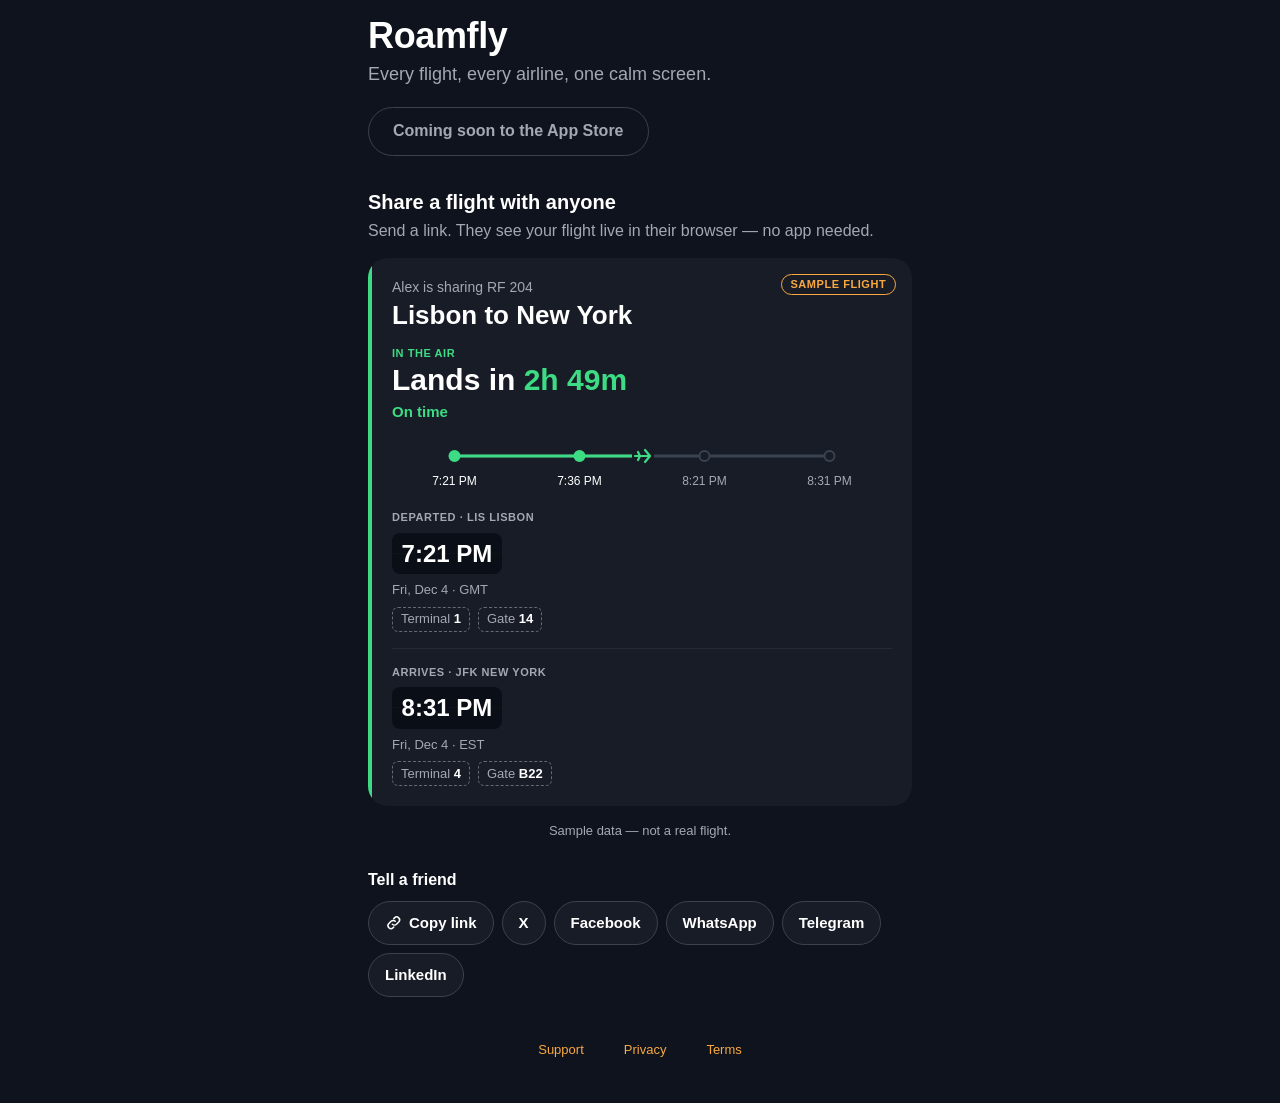
<file: index.html>
<!doctype html>
<html lang="en">
<head>
<meta charset="utf-8">
<meta name="viewport" content="width=device-width, initial-scale=1, viewport-fit=cover">
<meta http-equiv="Content-Security-Policy" content="default-src 'none'; script-src 'self'; style-src 'self'; img-src 'self'; base-uri 'none'; form-action 'none'">
<meta name="theme-color" content="#0E131D">
<title>Roamfly — every flight, every airline</title>
<meta name="description" content="Flight tracking for people who live on the move: every airline in one place, live gates and delays, and a link anyone can open to follow your flight.">
<link rel="canonical" href="https://roamfly.app/">
<meta property="og:type" content="website">
<meta property="og:site_name" content="Roamfly">
<meta property="og:title" content="Roamfly — every flight, every airline">
<meta property="og:description" content="Every flight, every airline, one calm screen. Share any flight with a link.">
<meta property="og:url" content="https://roamfly.app/">
<meta property="og:image" content="https://roamfly.app/assets/og-card.png">
<meta property="og:image:width" content="1200">
<meta property="og:image:height" content="630">
<meta property="og:image:alt" content="A Roamfly shared-flight card: Lisbon to New York, in the air, lands in about 2h 50m.">
<meta name="twitter:card" content="summary_large_image">
<meta name="twitter:title" content="Roamfly — every flight, every airline">
<meta name="twitter:description" content="Every flight, every airline, one calm screen. Share any flight with a link.">
<meta name="twitter:image" content="https://roamfly.app/assets/og-card.png">
<link rel="stylesheet" href="/assets/site.css">
<link rel="stylesheet" href="/assets/share-card.css">
</head>
<body>
<main>
  <header class="hero">
    <h1>Roamfly</h1>
    <p class="tagline">Every flight, every airline, one calm screen.</p>
  </header>
  <div class="download" data-download><span class="soon">Coming soon to the App Store</span></div>

  <section class="pitch" aria-labelledby="pitch-title">
    <h2 id="pitch-title">Share a flight with anyone</h2>
    <p>Send a link. They see your flight live in their browser — no app needed.</p>
  </section>
  <div id="sample">
    <noscript><img class="sample-static" src="/assets/sample-card.png" width="1088" height="1100" alt="Sample of a shared flight: Alex is sharing RF 204, Lisbon to New York, in the air, lands in 2 hours 50 minutes, on time."></noscript>
  </div>

  <section class="share" aria-labelledby="share-title">
    <h2 id="share-title">Tell a friend</h2>
    <div id="share-buttons"><p class="privacy">Share this address: <a href="https://roamfly.app/">roamfly.app</a></p></div>
  </section>

  <footer>
    <nav aria-label="Legal and support"><a href="/support.html">Support</a><a href="/privacy.html">Privacy</a><a href="/terms.html">Terms</a></nav>
  </footer>
</main>
<script src="/assets/share-card.js"></script>
<script src="/assets/sample-flight.js"></script>
<script src="/assets/share-buttons.js"></script>
<script src="/assets/site.js"></script>
<script src="/assets/home.js"></script>
</body>
</html>
</file>
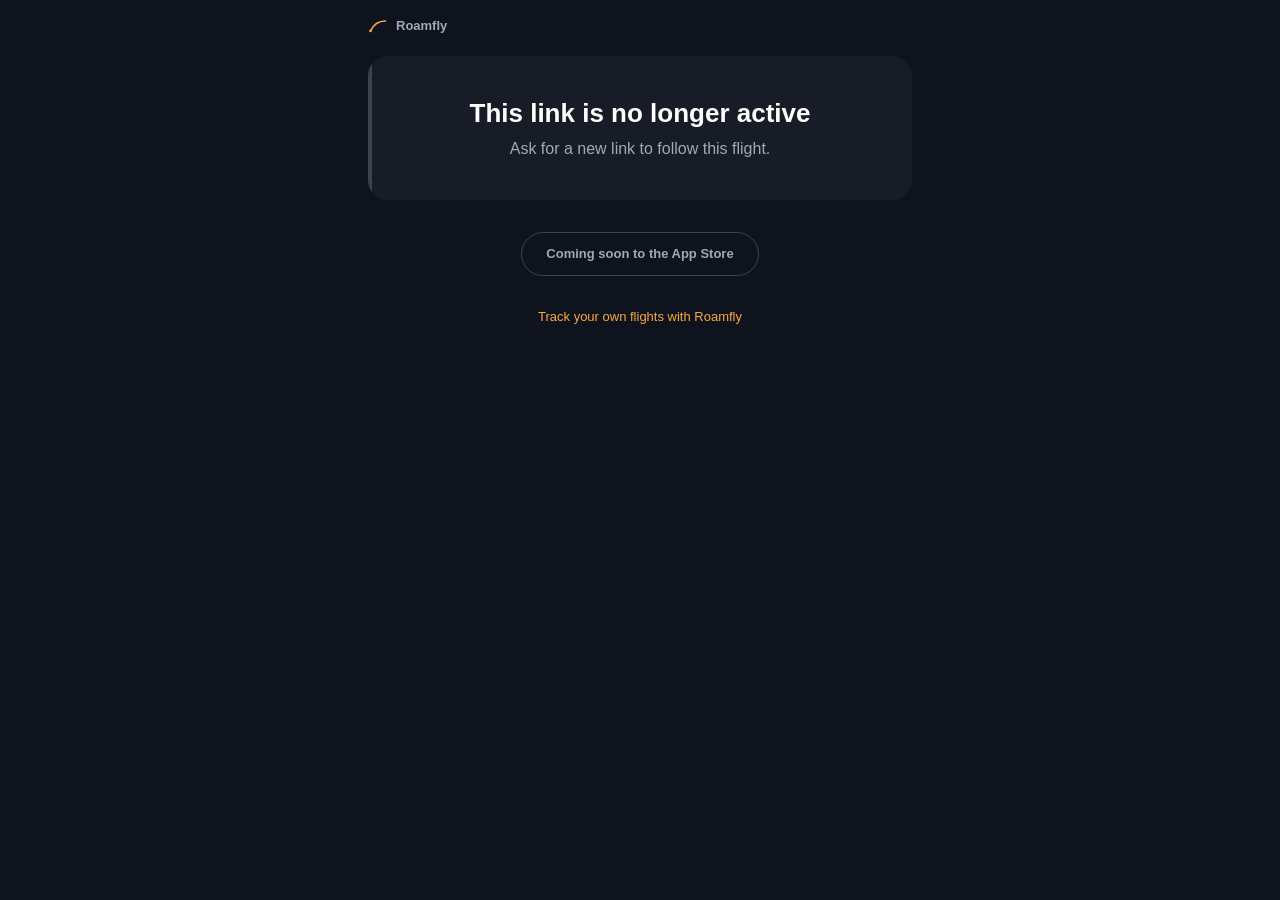
<file: f/index.html>
<!doctype html>
<html lang="en">
<head>
<meta charset="utf-8">
<meta name="viewport" content="width=device-width, initial-scale=1, viewport-fit=cover">
<meta name="referrer" content="no-referrer">
<meta http-equiv="Content-Security-Policy" content="default-src 'none'; script-src 'self'; style-src 'self'; connect-src https://fzafnoaqlfsbpzfeqpks.supabase.co http://127.0.0.1:54321; img-src 'self'; base-uri 'none'; form-action 'none'">
<meta name="robots" content="noindex">
<meta name="theme-color" content="#0E131D">
<title>Shared flight · Roamfly</title>
<!-- Link previews: generic on purpose. Networks never see the #token, so no flight details can leak here. -->
<meta name="description" content="Follow this flight live: status, gates and times. No app needed.">
<meta property="og:type" content="website">
<meta property="og:site_name" content="Roamfly">
<meta property="og:title" content="Track this flight live · Roamfly">
<meta property="og:description" content="Follow this flight live: status, gates and times. No app needed.">
<meta property="og:url" content="https://roamfly.app/f/">
<meta property="og:image" content="https://roamfly.app/assets/og-card.png">
<meta property="og:image:width" content="1200">
<meta property="og:image:height" content="630">
<meta property="og:image:alt" content="A Roamfly shared-flight card: Lisbon to New York, in the air, lands in about 2h 50m.">
<meta name="twitter:card" content="summary_large_image">
<meta name="twitter:title" content="Track this flight live · Roamfly">
<meta name="twitter:description" content="Follow this flight live: status, gates and times. No app needed.">
<meta name="twitter:image" content="https://roamfly.app/assets/og-card.png">
<link rel="stylesheet" href="/assets/site.css">
<link rel="stylesheet" href="/assets/share-card.css">
</head>
<body>
<main>
  <a class="brand" href="/" aria-label="Roamfly home">
    <svg viewBox="0 0 24 24" fill="none" aria-hidden="true"><path d="M3 18c4-9 10-12 18-12" stroke="#FAA941" stroke-width="2" stroke-linecap="round"/><circle cx="3" cy="18" r="1.6" fill="#FAA941"/></svg>
    Roamfly
  </a>
  <p id="announce" class="sr-only" aria-live="polite"></p>
  <div id="app" aria-busy="true"><div class="card"><p class="sr-only">Loading flight</p><div class="skeleton w45"></div><div class="skeleton w70"></div><div class="skeleton w90"></div><div class="skeleton w60"></div></div></div>
  <noscript><div class="card message tone-neutral"><h1>Turn on JavaScript</h1><p>This page needs JavaScript to load the flight.</p></div></noscript>
  <section id="share-area" class="share" aria-labelledby="share-title" hidden>
    <h2 id="share-title">Share this flight</h2>
    <p class="privacy">Anyone with this link can see this flight's status.</p>
    <div id="share-buttons"></div>
  </section>
  <footer>
    <div class="download" data-download><span class="soon">Coming soon to the App Store</span></div>
    <nav aria-label="Roamfly"><a href="/">Track your own flights with Roamfly</a></nav>
  </footer>
</main>
<script src="/assets/share-card.js"></script>
<script src="/assets/share-buttons.js"></script>
<script src="/assets/site.js"></script>
<script src="/assets/f.js"></script>
</body>
</html>
</file>
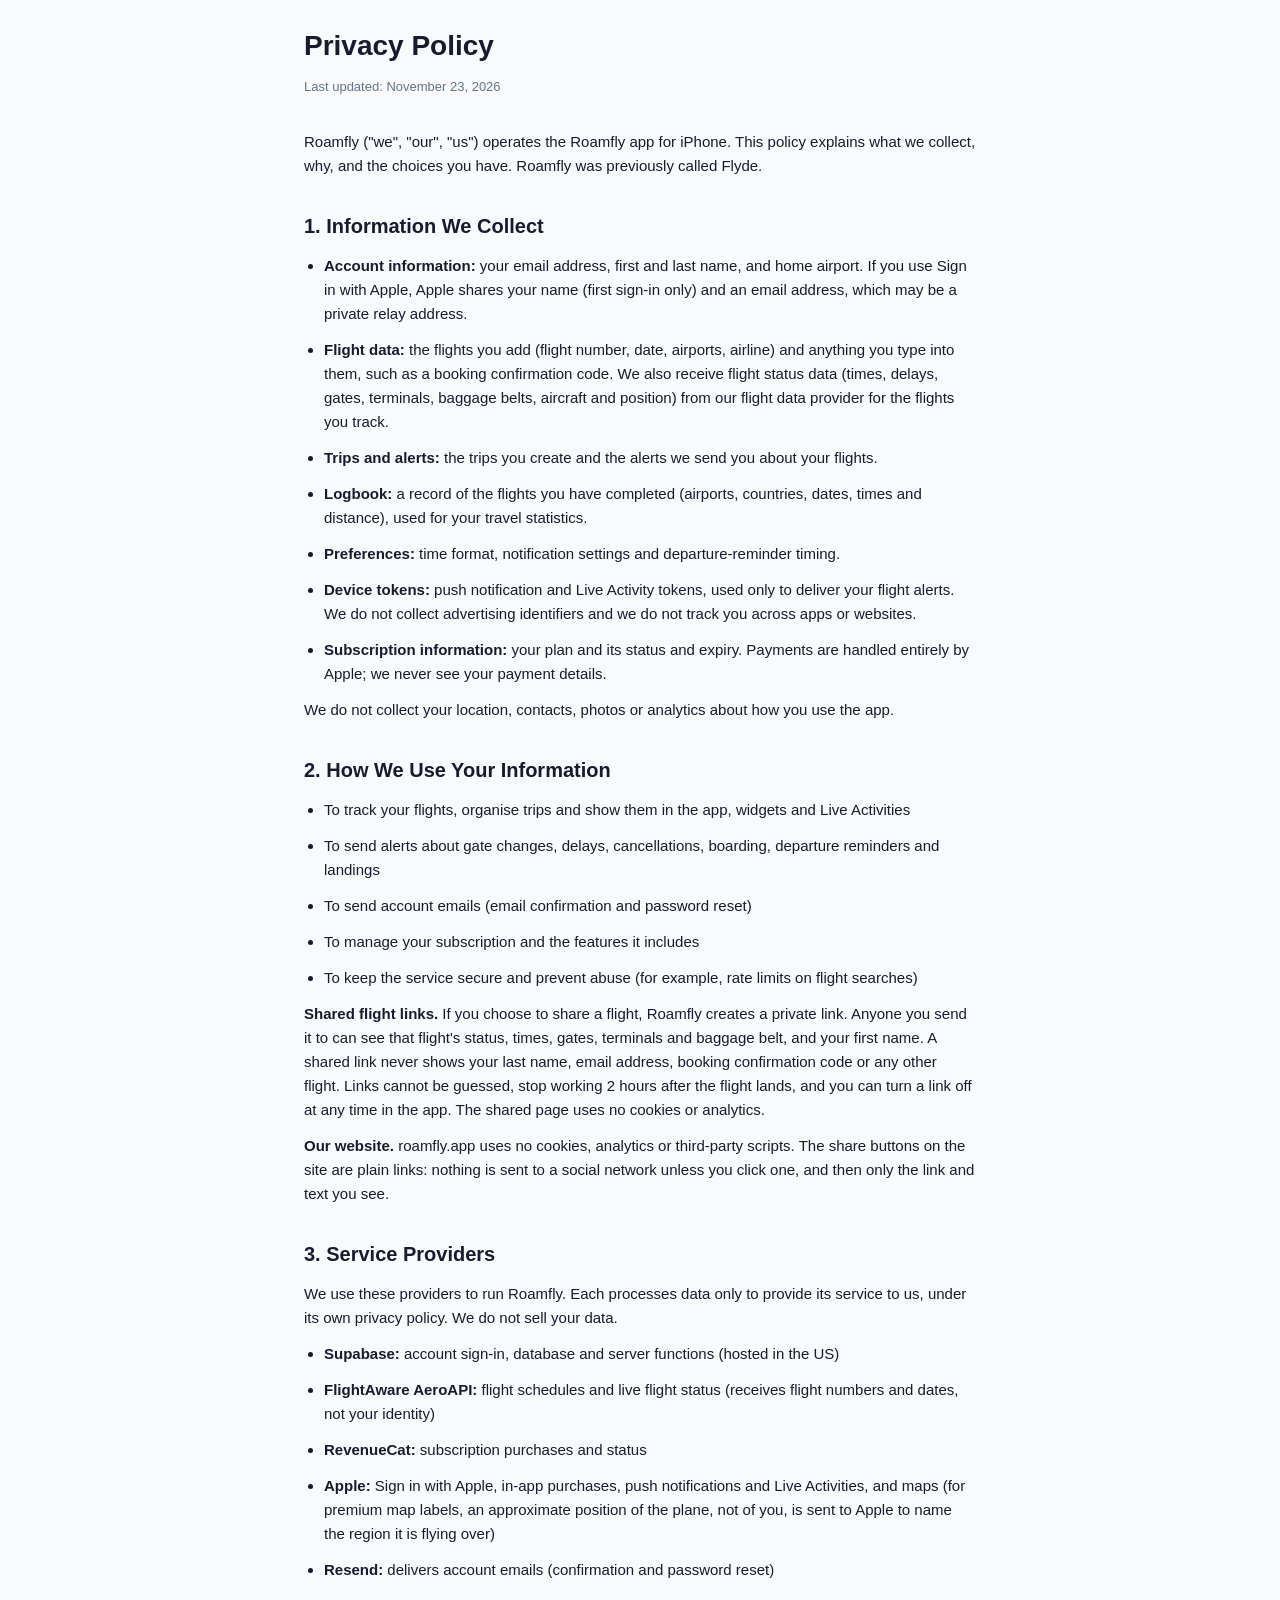
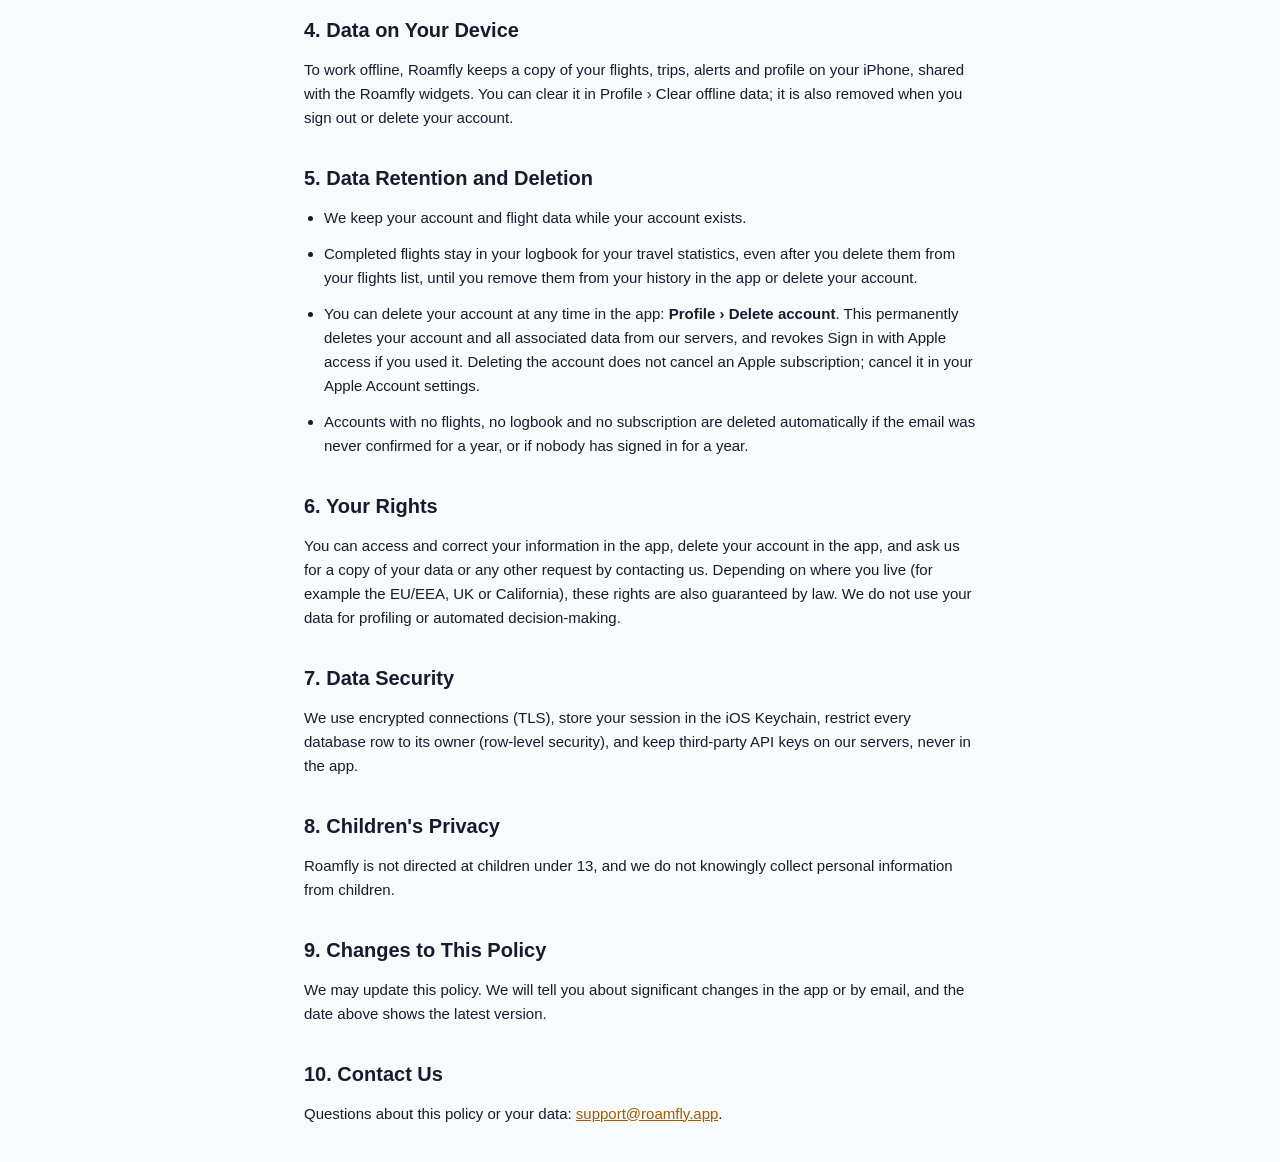
<file: privacy.html>
<!DOCTYPE html>
<html lang="en">
<head>
  <meta charset="UTF-8">
  <meta name="viewport" content="width=device-width, initial-scale=1.0">
  <title>Roamfly - Privacy Policy</title>
  <style>
    * { margin: 0; padding: 0; box-sizing: border-box; }
    body { font-family: -apple-system, BlinkMacSystemFont, 'Segoe UI', Roboto, sans-serif; line-height: 1.6; color: #1a1a2e; background: #f8fafc; padding: 24px; max-width: 720px; margin: 0 auto; }
    h1 { font-size: 28px; margin-bottom: 8px; }
    h2 { font-size: 20px; margin-top: 32px; margin-bottom: 12px; }
    p, li { font-size: 15px; margin-bottom: 12px; }
    ul { padding-left: 20px; }
    .updated { color: #64748b; font-size: 13px; margin-bottom: 32px; }
    a { color: #a15c00; }
  </style>
</head>
<body>
  <h1>Privacy Policy</h1>
  <p class="updated">Last updated: November 23, 2026</p>
  <p>Roamfly ("we", "our", "us") operates the Roamfly app for iPhone. This policy explains what we collect, why, and the choices you have. Roamfly was previously called Flyde.</p>

  <h2>1. Information We Collect</h2>
  <ul>
    <li><strong>Account information:</strong> your email address, first and last name, and home airport. If you use Sign in with Apple, Apple shares your name (first sign-in only) and an email address, which may be a private relay address.</li>
    <li><strong>Flight data:</strong> the flights you add (flight number, date, airports, airline) and anything you type into them, such as a booking confirmation code. We also receive flight status data (times, delays, gates, terminals, baggage belts, aircraft and position) from our flight data provider for the flights you track.</li>
    <li><strong>Trips and alerts:</strong> the trips you create and the alerts we send you about your flights.</li>
    <li><strong>Logbook:</strong> a record of the flights you have completed (airports, countries, dates, times and distance), used for your travel statistics.</li>
    <li><strong>Preferences:</strong> time format, notification settings and departure-reminder timing.</li>
    <li><strong>Device tokens:</strong> push notification and Live Activity tokens, used only to deliver your flight alerts. We do not collect advertising identifiers and we do not track you across apps or websites.</li>
    <li><strong>Subscription information:</strong> your plan and its status and expiry. Payments are handled entirely by Apple; we never see your payment details.</li>
  </ul>
  <p>We do not collect your location, contacts, photos or analytics about how you use the app.</p>

  <h2>2. How We Use Your Information</h2>
  <ul>
    <li>To track your flights, organise trips and show them in the app, widgets and Live Activities</li>
    <li>To send alerts about gate changes, delays, cancellations, boarding, departure reminders and landings</li>
    <li>To send account emails (email confirmation and password reset)</li>
    <li>To manage your subscription and the features it includes</li>
    <li>To keep the service secure and prevent abuse (for example, rate limits on flight searches)</li>
  </ul>
  <p><strong>Shared flight links.</strong> If you choose to share a flight, Roamfly creates a private link. Anyone you send it to can see that flight's status, times, gates, terminals and baggage belt, and your first name. A shared link never shows your last name, email address, booking confirmation code or any other flight. Links cannot be guessed, stop working 2 hours after the flight lands, and you can turn a link off at any time in the app. The shared page uses no cookies or analytics.</p>
  <p><strong>Our website.</strong> roamfly.app uses no cookies, analytics or third-party scripts. The share buttons on the site are plain links: nothing is sent to a social network unless you click one, and then only the link and text you see.</p>

  <h2>3. Service Providers</h2>
  <p>We use these providers to run Roamfly. Each processes data only to provide its service to us, under its own privacy policy. We do not sell your data.</p>
  <ul>
    <li><strong>Supabase:</strong> account sign-in, database and server functions (hosted in the US)</li>
    <li><strong>FlightAware AeroAPI:</strong> flight schedules and live flight status (receives flight numbers and dates, not your identity)</li>
    <li><strong>RevenueCat:</strong> subscription purchases and status</li>
    <li><strong>Apple:</strong> Sign in with Apple, in-app purchases, push notifications and Live Activities, and maps (for premium map labels, an approximate position of the plane, not of you, is sent to Apple to name the region it is flying over)</li>
    <li><strong>Resend:</strong> delivers account emails (confirmation and password reset)</li>
  </ul>

  <h2>4. Data on Your Device</h2>
  <p>To work offline, Roamfly keeps a copy of your flights, trips, alerts and profile on your iPhone, shared with the Roamfly widgets. You can clear it in Profile &rsaquo; Clear offline data; it is also removed when you sign out or delete your account.</p>

  <h2>5. Data Retention and Deletion</h2>
  <ul>
    <li>We keep your account and flight data while your account exists.</li>
    <li>Completed flights stay in your logbook for your travel statistics, even after you delete them from your flights list, until you remove them from your history in the app or delete your account.</li>
    <li>You can delete your account at any time in the app: <strong>Profile &rsaquo; Delete account</strong>. This permanently deletes your account and all associated data from our servers, and revokes Sign in with Apple access if you used it. Deleting the account does not cancel an Apple subscription; cancel it in your Apple Account settings.</li>
    <li>Accounts with no flights, no logbook and no subscription are deleted automatically if the email was never confirmed for a year, or if nobody has signed in for a year.</li>
  </ul>

  <h2>6. Your Rights</h2>
  <p>You can access and correct your information in the app, delete your account in the app, and ask us for a copy of your data or any other request by contacting us. Depending on where you live (for example the EU/EEA, UK or California), these rights are also guaranteed by law. We do not use your data for profiling or automated decision-making.</p>

  <h2>7. Data Security</h2>
  <p>We use encrypted connections (TLS), store your session in the iOS Keychain, restrict every database row to its owner (row-level security), and keep third-party API keys on our servers, never in the app.</p>

  <h2>8. Children's Privacy</h2>
  <p>Roamfly is not directed at children under 13, and we do not knowingly collect personal information from children.</p>

  <h2>9. Changes to This Policy</h2>
  <p>We may update this policy. We will tell you about significant changes in the app or by email, and the date above shows the latest version.</p>

  <h2>10. Contact Us</h2>
  <p>Questions about this policy or your data: <a href="mailto:support@roamfly.app">support@roamfly.app</a>.</p>
</body>
</html>
</file>
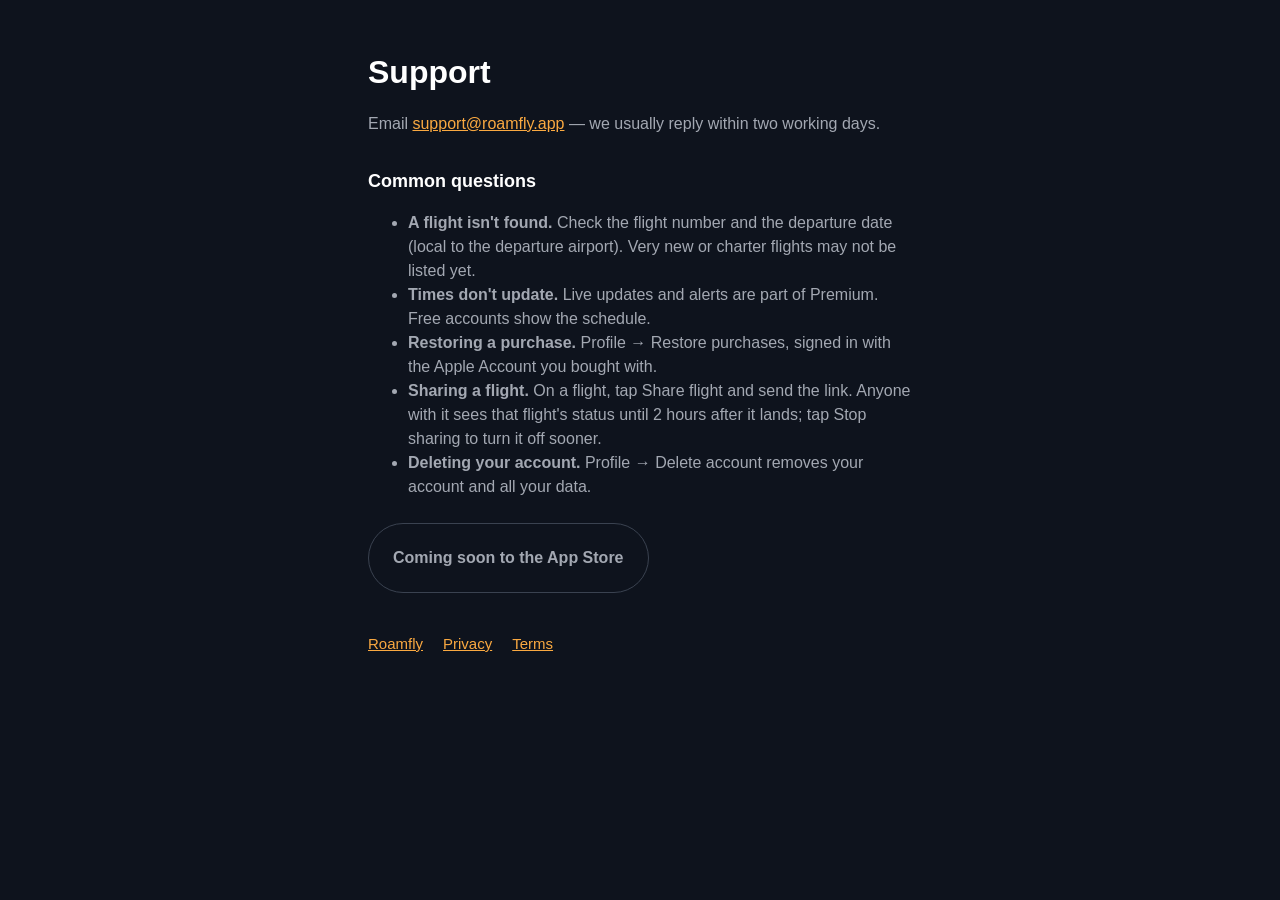
<file: support.html>
<!doctype html>
<html lang="en">
<head>
<meta charset="utf-8">
<meta name="viewport" content="width=device-width, initial-scale=1">
<meta name="theme-color" content="#0E131D">
<title>Roamfly Support</title>
<style>
  :root { color-scheme: dark; }
  body { margin: 0; background: #0E131D; color: #FFFFFF; font-family: -apple-system, BlinkMacSystemFont, "Segoe UI", Roboto, sans-serif; line-height: 1.5; padding: 3rem 1rem; }
  main { max-width: 34rem; margin: 0 auto; }
  h1 { font-size: 2rem; margin: 0 0 .5rem; } h2 { font-size: 1.125rem; margin: 2rem 0 .5rem; }
  p, li { color: #A3A8B2; } a { color: #FAA941; }
  nav { margin-top: 2.5rem; display: flex; gap: 1.25rem; flex-wrap: wrap; font-size: .9375rem; }
  .download { margin: 1.5rem 0 0; }
  .download .soon, .download .button { display: inline-flex; align-items: center; min-height: 44px; padding: .75rem 1.5rem; border-radius: 999px; font-weight: 600; text-decoration: none; }
  .download .soon { border: 1px solid #3A4250; color: #A3A8B2; }
  .download .button { background: #FAA941; color: #1A1205; }
</style>
</head>
<body>
<main>
  <h1>Support</h1>
  <p>Email <a href="mailto:support@roamfly.app">support@roamfly.app</a> — we usually reply within two working days.</p>
  <h2>Common questions</h2>
  <ul>
    <li><strong>A flight isn't found.</strong> Check the flight number and the departure date (local to the departure airport). Very new or charter flights may not be listed yet.</li>
    <li><strong>Times don't update.</strong> Live updates and alerts are part of Premium. Free accounts show the schedule.</li>
    <li><strong>Restoring a purchase.</strong> Profile → Restore purchases, signed in with the Apple Account you bought with.</li>
    <li><strong>Sharing a flight.</strong> On a flight, tap Share flight and send the link. Anyone with it sees that flight's status until 2 hours after it lands; tap Stop sharing to turn it off sooner.</li>
    <li><strong>Deleting your account.</strong> Profile → Delete account removes your account and all your data.</li>
  </ul>
  <div class="download" data-download><span class="soon">Coming soon to the App Store</span></div>
  <nav><a href="/">Roamfly</a><a href="/privacy.html">Privacy</a><a href="/terms.html">Terms</a></nav>
</main>
<script src="/assets/site.js"></script>
</body>
</html>
</file>
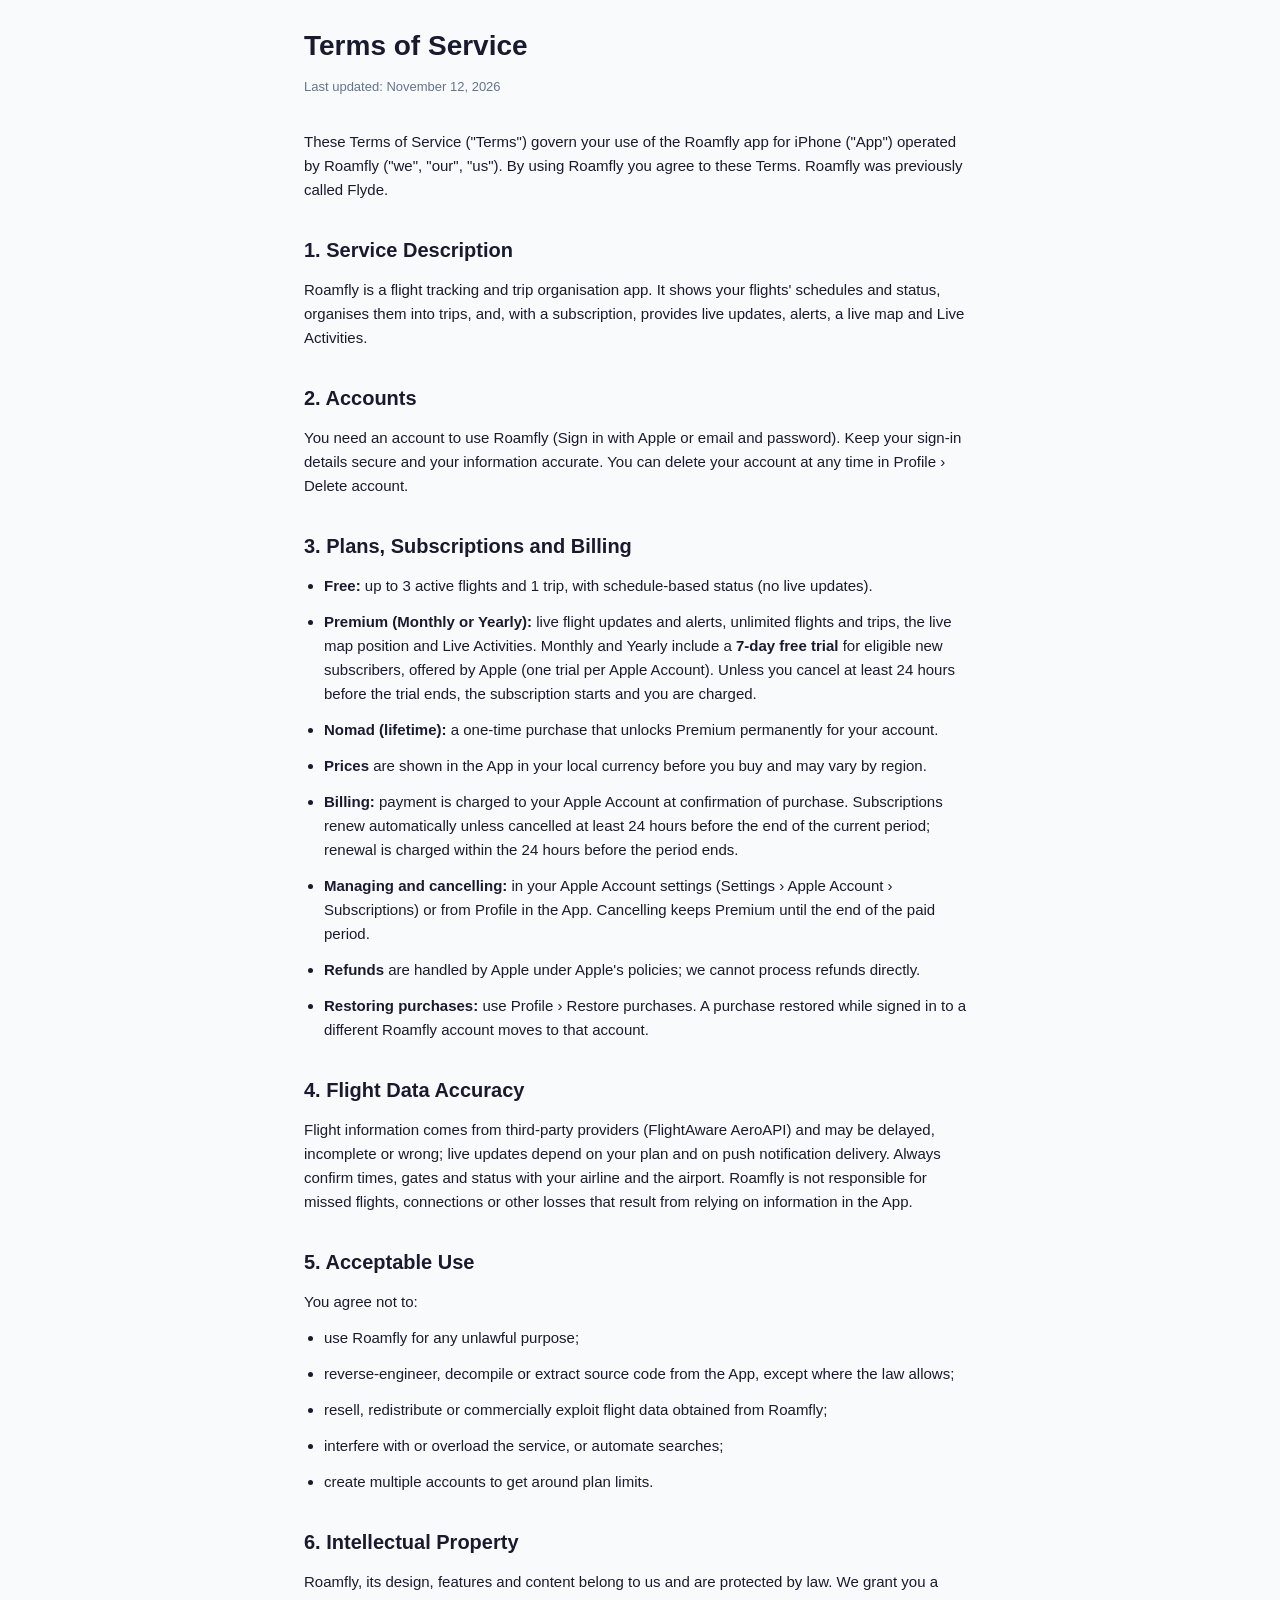
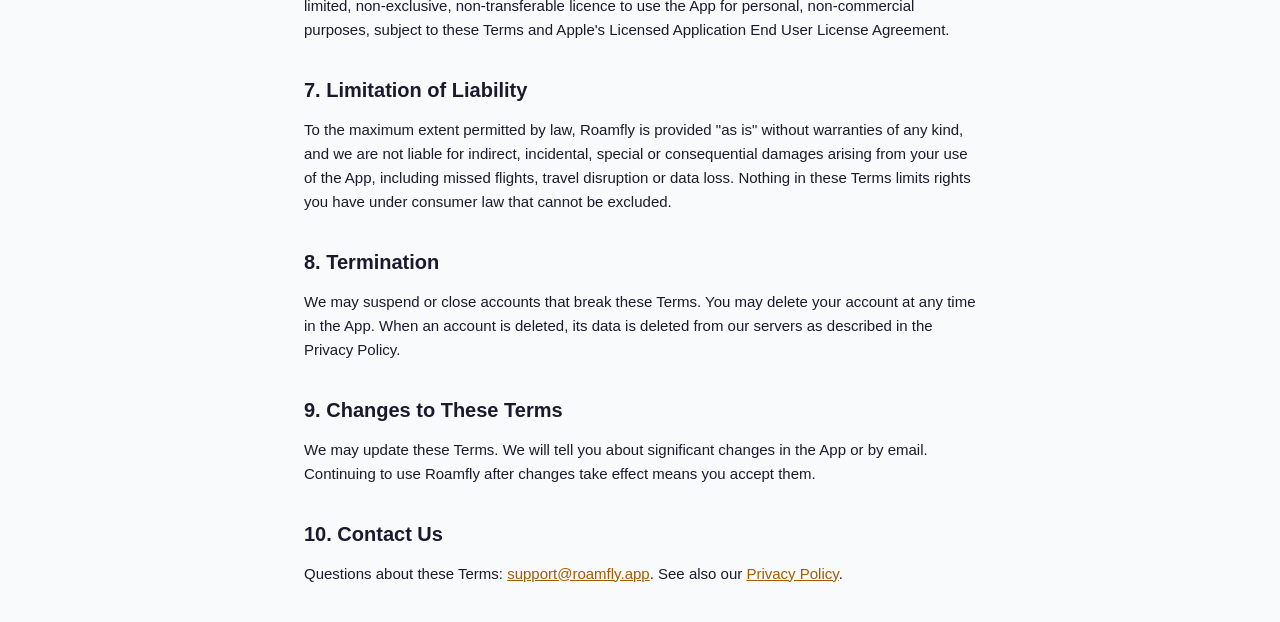
<file: terms.html>
<!DOCTYPE html>
<html lang="en">
<head>
  <meta charset="UTF-8">
  <meta name="viewport" content="width=device-width, initial-scale=1.0">
  <title>Roamfly - Terms of Service</title>
  <style>
    * { margin: 0; padding: 0; box-sizing: border-box; }
    body { font-family: -apple-system, BlinkMacSystemFont, 'Segoe UI', Roboto, sans-serif; line-height: 1.6; color: #1a1a2e; background: #f8fafc; padding: 24px; max-width: 720px; margin: 0 auto; }
    h1 { font-size: 28px; margin-bottom: 8px; }
    h2 { font-size: 20px; margin-top: 32px; margin-bottom: 12px; }
    p, li { font-size: 15px; margin-bottom: 12px; }
    ul { padding-left: 20px; }
    .updated { color: #64748b; font-size: 13px; margin-bottom: 32px; }
    a { color: #a15c00; }
  </style>
</head>
<body>
  <h1>Terms of Service</h1>
  <p class="updated">Last updated: November 12, 2026</p>
  <p>These Terms of Service ("Terms") govern your use of the Roamfly app for iPhone ("App") operated by Roamfly ("we", "our", "us"). By using Roamfly you agree to these Terms. Roamfly was previously called Flyde.</p>

  <h2>1. Service Description</h2>
  <p>Roamfly is a flight tracking and trip organisation app. It shows your flights' schedules and status, organises them into trips, and, with a subscription, provides live updates, alerts, a live map and Live Activities.</p>

  <h2>2. Accounts</h2>
  <p>You need an account to use Roamfly (Sign in with Apple or email and password). Keep your sign-in details secure and your information accurate. You can delete your account at any time in Profile &rsaquo; Delete account.</p>

  <h2>3. Plans, Subscriptions and Billing</h2>
  <ul>
    <li><strong>Free:</strong> up to 3 active flights and 1 trip, with schedule-based status (no live updates).</li>
    <li><strong>Premium (Monthly or Yearly):</strong> live flight updates and alerts, unlimited flights and trips, the live map position and Live Activities. Monthly and Yearly include a <strong>7-day free trial</strong> for eligible new subscribers, offered by Apple (one trial per Apple Account). Unless you cancel at least 24 hours before the trial ends, the subscription starts and you are charged.</li>
    <li><strong>Nomad (lifetime):</strong> a one-time purchase that unlocks Premium permanently for your account.</li>
    <li><strong>Prices</strong> are shown in the App in your local currency before you buy and may vary by region.</li>
    <li><strong>Billing:</strong> payment is charged to your Apple Account at confirmation of purchase. Subscriptions renew automatically unless cancelled at least 24 hours before the end of the current period; renewal is charged within the 24 hours before the period ends.</li>
    <li><strong>Managing and cancelling:</strong> in your Apple Account settings (Settings &rsaquo; Apple Account &rsaquo; Subscriptions) or from Profile in the App. Cancelling keeps Premium until the end of the paid period.</li>
    <li><strong>Refunds</strong> are handled by Apple under Apple's policies; we cannot process refunds directly.</li>
    <li><strong>Restoring purchases:</strong> use Profile &rsaquo; Restore purchases. A purchase restored while signed in to a different Roamfly account moves to that account.</li>
  </ul>

  <h2>4. Flight Data Accuracy</h2>
  <p>Flight information comes from third-party providers (FlightAware AeroAPI) and may be delayed, incomplete or wrong; live updates depend on your plan and on push notification delivery. Always confirm times, gates and status with your airline and the airport. Roamfly is not responsible for missed flights, connections or other losses that result from relying on information in the App.</p>

  <h2>5. Acceptable Use</h2>
  <p>You agree not to:</p>
  <ul>
    <li>use Roamfly for any unlawful purpose;</li>
    <li>reverse-engineer, decompile or extract source code from the App, except where the law allows;</li>
    <li>resell, redistribute or commercially exploit flight data obtained from Roamfly;</li>
    <li>interfere with or overload the service, or automate searches;</li>
    <li>create multiple accounts to get around plan limits.</li>
  </ul>

  <h2>6. Intellectual Property</h2>
  <p>Roamfly, its design, features and content belong to us and are protected by law. We grant you a limited, non-exclusive, non-transferable licence to use the App for personal, non-commercial purposes, subject to these Terms and Apple's Licensed Application End User License Agreement.</p>

  <h2>7. Limitation of Liability</h2>
  <p>To the maximum extent permitted by law, Roamfly is provided "as is" without warranties of any kind, and we are not liable for indirect, incidental, special or consequential damages arising from your use of the App, including missed flights, travel disruption or data loss. Nothing in these Terms limits rights you have under consumer law that cannot be excluded.</p>

  <h2>8. Termination</h2>
  <p>We may suspend or close accounts that break these Terms. You may delete your account at any time in the App. When an account is deleted, its data is deleted from our servers as described in the Privacy Policy.</p>

  <h2>9. Changes to These Terms</h2>
  <p>We may update these Terms. We will tell you about significant changes in the App or by email. Continuing to use Roamfly after changes take effect means you accept them.</p>

  <h2>10. Contact Us</h2>
  <p>Questions about these Terms: <a href="mailto:support@roamfly.app">support@roamfly.app</a>. See also our <a href="privacy.html">Privacy Policy</a>.</p>
</body>
</html>
</file>
<file: assets/site.css>
/* roamfly.app shared page styles: tokens, layout, buttons, share row. Navy and amber, like the app. */
:root {
  color-scheme: dark;
  --bg: #0E131D; --surface: #171C26; --tile: #0A0E16; --text: #FFFFFF; --text2: #A3A8B2;
  --accent: #FAA941; --on-accent: #1A1205; --ontime: #3DDC84; --late: #FF6B5E; --neutral: #3A4250; --stub: #626B7A;
  --tone: var(--neutral); --tone-text: var(--text2);
}
* { box-sizing: border-box; margin: 0; padding: 0; }
html { -webkit-text-size-adjust: 100%; }
body {
  background: var(--bg); color: var(--text); min-height: 100vh;
  font-family: -apple-system, BlinkMacSystemFont, "SF Pro Text", "Segoe UI", Roboto, sans-serif;
  font-size: 1rem; line-height: 1.4; padding: max(1rem, env(safe-area-inset-top)) 1rem 2rem;
}
main { max-width: 34rem; margin: 0 auto; }
a { color: var(--accent); }
.brand { display: flex; align-items: center; gap: .5rem; color: var(--text2); font-size: .8125rem; font-weight: 600; margin-bottom: 1.25rem; text-decoration: none; }
.brand svg { width: 1.25rem; height: 1.25rem; }
button, .button {
  display: inline-flex; align-items: center; justify-content: center; gap: .5rem;
  background: var(--accent); color: var(--on-accent); border: 0; border-radius: 999px; text-decoration: none;
  font: inherit; font-weight: 600; padding: .75rem 1.5rem; min-height: 44px; cursor: pointer;
}
.message button { margin-top: 1.25rem; }
button:focus-visible, a:focus-visible { outline: 2px solid var(--accent); outline-offset: 3px; }
.sr-only { position: absolute; width: 1px; height: 1px; overflow: hidden; clip: rect(0 0 0 0); white-space: nowrap; }

/* Download button (assets/site.js). Without an App Store link it is a plain label, not a link. */
.download { margin: 1.25rem 0; }
.download .soon {
  display: inline-flex; align-items: center; min-height: 44px; padding: .75rem 1.5rem; border-radius: 999px;
  border: 1px solid var(--neutral); color: var(--text2); font-weight: 600;
}

/* Home page */
.hero h1 { font-size: 2.25rem; line-height: 1.1; letter-spacing: -.01em; }
.hero .tagline { color: var(--text2); font-size: 1.125rem; margin-top: .4rem; }
.pitch { margin: 2rem 0 1rem; }
.pitch h2 { font-size: 1.25rem; }
.pitch p { color: var(--text2); margin-top: .25rem; }
.sample-static { display: block; width: 100%; height: auto; border-radius: 1.25rem; }

/* Share row (assets/share-buttons.js) */
.share { margin-top: 1.75rem; }
.share h2 { font-size: 1rem; margin-bottom: .6rem; }
.share .privacy { color: var(--text2); font-size: .875rem; margin-bottom: .75rem; }
.share-row { display: flex; flex-wrap: wrap; gap: .5rem; }
.share-row a, .share-row button {
  display: inline-flex; align-items: center; gap: .4rem; min-height: 44px; padding: .55rem 1rem; border-radius: 999px;
  background: var(--surface); color: var(--text); border: 1px solid var(--neutral); font: inherit; font-size: .9375rem;
  font-weight: 600; text-decoration: none; cursor: pointer;
}
.share-row a:hover, .share-row button:hover { border-color: var(--accent); }
.share-row svg { width: 1.1rem; height: 1.1rem; flex: none; }
.share-row .primary { background: var(--accent); color: var(--on-accent); border-color: var(--accent); }
.share-row .copied { border-color: var(--ontime); }
.copy-fallback { margin-top: .5rem; width: 100%; padding: .6rem .75rem; border-radius: .5rem; border: 1px solid var(--neutral); background: var(--tile); color: var(--text); font: inherit; }

footer { margin-top: 2rem; text-align: center; font-size: .8125rem; }
footer nav { display: flex; justify-content: center; flex-wrap: wrap; gap: .25rem 1rem; }
footer a { color: var(--accent); text-decoration: none; display: inline-block; padding: .75rem; }
@media (prefers-reduced-motion: reduce) { * { transition: none !important; animation: none !important; } }
</file>
<file: assets/share-card.css>
/* Roamfly shared-flight card. Used by /f/ (real shares) and / (the sample). Tokens live in site.css. */
.tone-ontime { --tone: var(--ontime); --tone-text: var(--ontime); }
.tone-late { --tone: var(--late); --tone-text: var(--late); }
.tone-neutral { --tone: var(--neutral); --tone-text: var(--text2); }
.card {
  position: relative; background: var(--surface); border-radius: 1.25rem; padding: 1.25rem 1.25rem 1.25rem 1.5rem;
  overflow: hidden; text-align: left;
}
.card::before { /* status rail */
  content: ""; position: absolute; left: 0; top: 0; bottom: 0; width: 4px; background: var(--tone);
  transition: background-color .4s ease;
}
.sample-label {
  position: absolute; top: 1rem; right: 1rem; border: 1px solid var(--accent); color: var(--accent); border-radius: 999px;
  font-size: .6875rem; font-weight: 600; letter-spacing: .05em; text-transform: uppercase; padding: .1rem .55rem;
}
.context { color: var(--text2); font-size: .875rem; }
.card.sample .context { padding-right: 8.5rem; } /* room for the "Sample flight" badge on narrow phones */
.card .route, .message h1 { font-size: 1.625rem; line-height: 1.2; margin: .15rem 0 .9rem; }
.phase { color: var(--tone-text); font-size: .6875rem; font-weight: 600; letter-spacing: .05em; text-transform: uppercase; }
.headline { font-size: 1.875rem; font-weight: 700; line-height: 1.15; margin: .15rem 0 .2rem; font-variant-numeric: tabular-nums; }
.headline .value { color: var(--tone-text); }
.status { color: var(--tone-text); font-weight: 600; font-size: .9375rem; }
.track { margin: 1.4rem 0 .4rem; position: relative; }
.track svg { display: block; width: 100%; height: 1.5rem; overflow: visible; }
.track .caps { display: grid; grid-template-columns: repeat(4, 1fr); text-align: center; font-size: .75rem; color: var(--text2); font-variant-numeric: tabular-nums; margin-top: .3rem; }
.track .caps .on { color: var(--text); }
.plane { position: absolute; top: 0; width: 1.5rem; height: 1.5rem; transform: translateX(-50%); }
.plane svg { width: 100%; height: 100%; }
.times { margin-top: 1.25rem; display: grid; gap: 1rem; }
.leg { display: grid; gap: .45rem; }
.leg + .leg { border-top: 1px solid rgba(255,255,255,.06); padding-top: 1rem; }
.label { color: var(--text2); font-size: .6875rem; font-weight: 600; letter-spacing: .05em; text-transform: uppercase; }
.row { display: flex; flex-wrap: wrap; align-items: center; gap: .6rem; }
.tile { /* departure-board split line drawn behind the digits, as in the app */
  background: linear-gradient(to bottom, var(--tile) calc(50% - .5px), rgba(0,0,0,.35) calc(50% - .5px),
    rgba(0,0,0,.35) calc(50% + .5px), var(--tile) calc(50% + .5px));
  border-radius: .5rem; padding: .25rem .6rem; font-size: 1.5rem; font-weight: 600; font-variant-numeric: tabular-nums;
}
.tile.late { color: var(--late); }
.was { color: var(--text2); text-decoration: line-through; font-variant-numeric: tabular-nums; }
.note { font-size: .8125rem; color: var(--text2); }
.note b { font-weight: 600; }
.note .late { color: var(--late); } .note .early { color: var(--ontime); }
.note.day-shift { color: var(--accent); }
.chips { display: flex; flex-wrap: wrap; gap: .5rem; }
.chip { border: 1px dashed var(--stub); border-radius: .375rem; padding: .15rem .5rem; font-size: .8125rem; color: var(--text2); }
.chip b { color: var(--text); font-weight: 600; }
.belt { margin-top: 1rem; font-size: .9375rem; }
.updated { margin-top: 1rem; color: var(--text2); font-size: .8125rem; text-align: center; }
.message { text-align: center; padding: 2.5rem 1rem; }
.message h1 { margin-bottom: .5rem; }
.message p { color: var(--text2); }
.skeleton { height: 1rem; border-radius: .25rem; background: rgba(255,255,255,.07); margin: .6rem 0; }
.skeleton.w45 { width: 45%; } .skeleton.w60 { width: 60%; } .skeleton.w90 { width: 90%; }
.skeleton.w70 { width: 70%; height: 1.6rem; }
</file>
